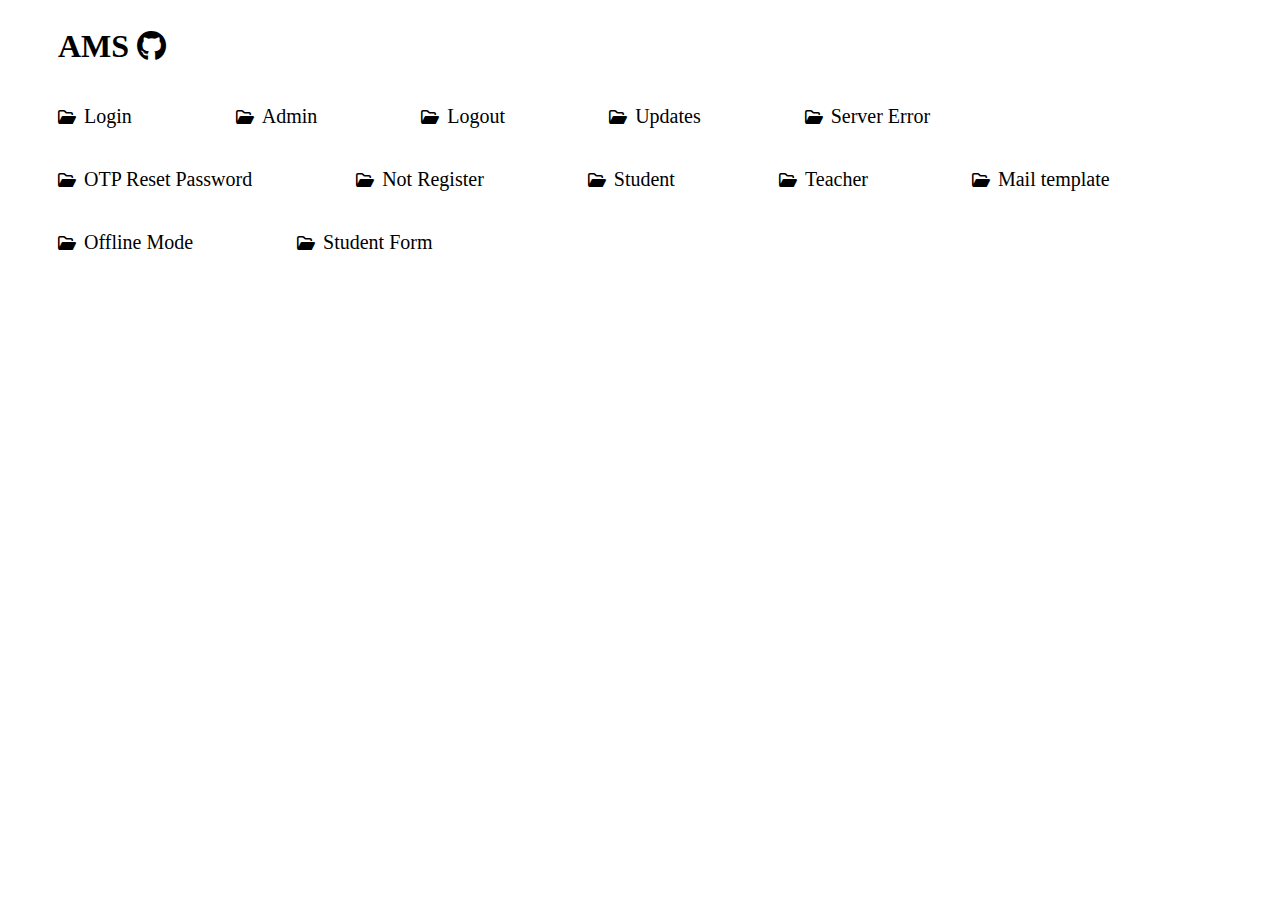
<file: index.html>
<!DOCTYPE html>
<html lang="en">
<head>
  <meta http-equiv="X-UA-Compatible" content="IE=edge">
    <meta name="viewport" content="width=device-width, initial-scale=1.0">
    <link rel="icon" type="image/png" href="../../assets/logo-favi.png">
  <title>AMS</title>
  <link rel="stylesheet" href="https://cdnjs.cloudflare.com/ajax/libs/font-awesome/6.0.0-beta3/css/all.min.css">
  <style>
    .fa-folder-open {
      margin-right: 8px;
    }

    h1 {
      display: inline-block;
      margin: 20px 50px 20px 50px;
    }
  
    li {
      display: inline-block;
      margin: 20px 50px 20px 50px;
    }
  
    a {
      text-decoration: none;
      color: black;
      font-size: 20px;
    }
  
    a:hover {
      text-decoration: underline;
    }
  
    .github-icon {
      font-size: 30px;
    }

    @media screen and (max-width: 600px) {
      footer {
        position: relative;
        margin-top: 0;
        width: auto;
      }
    }
  </style>
  
</head>
<body>

  <div class="html-container">
    <h1>
      AMS
      <a href="https://github.com/iam-baivab/AMS" target="_blank" class="header-container">
        <i class="fab fa-github github-icon"></i>
      </a>
    </h1>
    <div>
        <li><i class="fa-regular fa-folder-open"></i><a href="Login/login.html" target="_blank">Login</a></li>
        <li><i class="fa-regular fa-folder-open"></i><a href="Admin/admin.html" target="_blank">Admin</a></li>
        <li><i class="fa-regular fa-folder-open"></i><a href="Logout/logout.html" target="_blank">Logout</a></li>
        <li><i class="fa-regular fa-folder-open"></i><a href="Admin/Updates/updates.html" target="_blank">Updates</a></li>
        <li><i class="fa-regular fa-folder-open"></i><a href="Server/server.html" target="_blank">Server Error</a></li>
        <li><i class="fa-regular fa-folder-open"></i><a href="ForgotPw/forgot.html" target="_blank">OTP Reset Password</a></li>
        <li><i class="fa-regular fa-folder-open"></i><a href="Register/register.html" target="_blank">Not Register</a></li>
        <li><i class="fa-regular fa-folder-open"></i><a href="Student/student.html" target="_blank">Student</a></li>
        <li><i class="fa-regular fa-folder-open"></i><a href="Teacher/teacher.html" target="_blank">Teacher</a></li>
        <li><i class="fa-regular fa-folder-open"></i><a href="Mail/mail.html" target="_blank">Mail template</a></li>
        <li><i class="fa-regular fa-folder-open"></i><a href="Offline Android/offline.html" target="_blank">Offline Mode</a></li>
        <li><i class="fa-regular fa-folder-open"></i><a href="Student/Student Form/student-form.html" target="_blank">Student Form</a></li>
    </div>
  </div>
  
  </body>
</html>
</file>
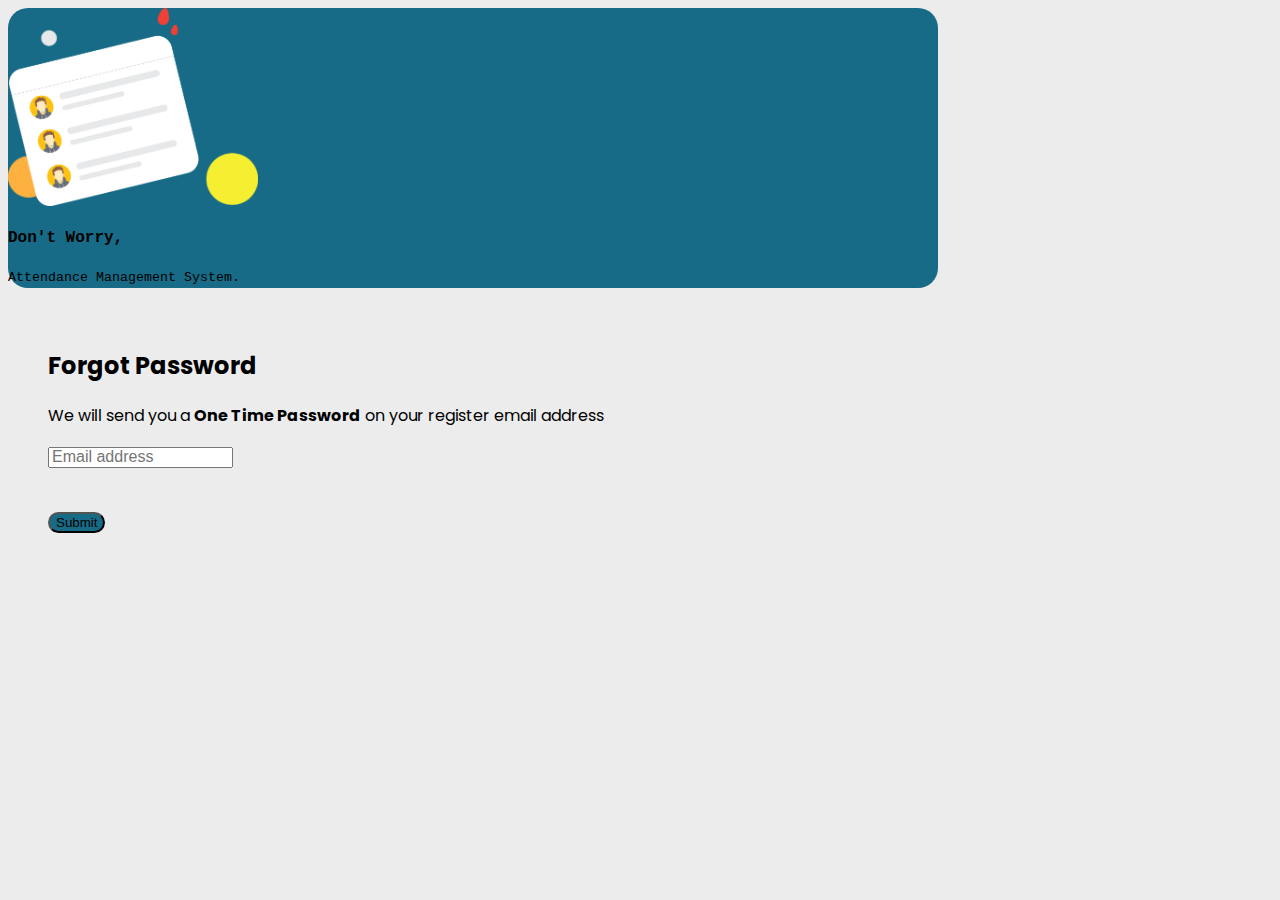
<file: ForgotPw/forgot_link.html>
<!DOCTYPE html>
<html lang="en">
<head>
    <meta charset="UTF-8">
    <meta http-equiv="X-UA-Compatible" content="IE=edge">
    <meta name="viewport" content="width=device-width, initial-scale=1.0">
    <link rel="icon" type="image/png" href="../assets/logo-favi.png">
    <link rel="stylesheet" href="https://cdn.jsdelivr.net/npm/bootstrap@5.2.3/dist/css/bootstrap.min.css" integrity="sha384-rbsA2VBKQhggwzxH7pPCaAqO46MgnOM80zW1RWuH61DGLwZJEdK2Kadq2F9CUG65" crossorigin="anonymous">
    <link rel="stylesheet" href="forgot.css">
    <title>Forgot Password</title>
</head>
<body>

    <div class="container d-flex justify-content-center align-items-center min-vh-100">
       <div class="row border rounded-5 p-3 bg-white shadow box-area">
            <div class="col-md-6 rounded-4 d-flex justify-content-center align-items-center flex-column left-box" style="background: #176B87;">
                <div class="featured-image mb-3">
                    <img src="../assets/verify.png" class="img-fluid" style="width: 250px;">
                </div>
                <p class="text-white fs-2" style="font-family: 'Courier New', Courier, monospace; font-weight: 600;">Don't Worry,</p>
                <small class="text-white text-wrap text-center" style="width: 17rem;font-family: 'Courier New', Courier, monospace;">Attendance Management System.</small>
            </div>

            <div class="col-md-6 right-box">
                <div class="row align-items-center">
                    <div class="header-text mb-4 forgot-mail">
                        <h2>Forgot Password</h2>
                        <p>We will send you a <span style="font-weight: bold;">One Time Password</span> on your register email address</p>
                    </div>
                    <form action="/submit" method="post" class="forgot-form">
                        <div class="input-group mb-3">
                            <input type="email" class="form-control form-control-lg bg-light fs-6" placeholder="Email address" name="id" required>
                        </div>
                        <div class="input-group mb-3" style="margin-top: 40px;">
                            <button type="submit" class="btn btn-lg btn-primary w-100 fs-6 " style="background-color: #176B87;">Submit</button>
                        </div>
                    </form>
                    <div class="header-text mb-4 check-mail" style="display: none;">
                        <h2>OPT Verification</h2>
                        <p>Please enter the 4-digit verification coed that was sent to <span style="color: #007bff;"></span></p>
                        <p>The code is valid for 10 minutes.</p>
                        <div class="input-group mb-1">
                            <input type="text" class="form-control form-control-lg bg-light fs-6" placeholder="Enter OTP code" name="otp" maxlength="4" minlength="4">
                        </div>
                        <span id="warningMessage-pass" style="color: red; display: none; font-size: small;">OTP didn't match</span>
                        <div class="input-group mb-3" style="margin-top: 30px;">
                            <button type="submit" class="btn btn-lg btn-primary w-100 fs-6 " style="background-color: #176B87;">Verify OTP</button>
                        </div>
                    </div>
                    </div>
                </div>
            </div> 
        </div>
    </div>
    <script src="forgot.js"></script>
</body>
</html>
</file>
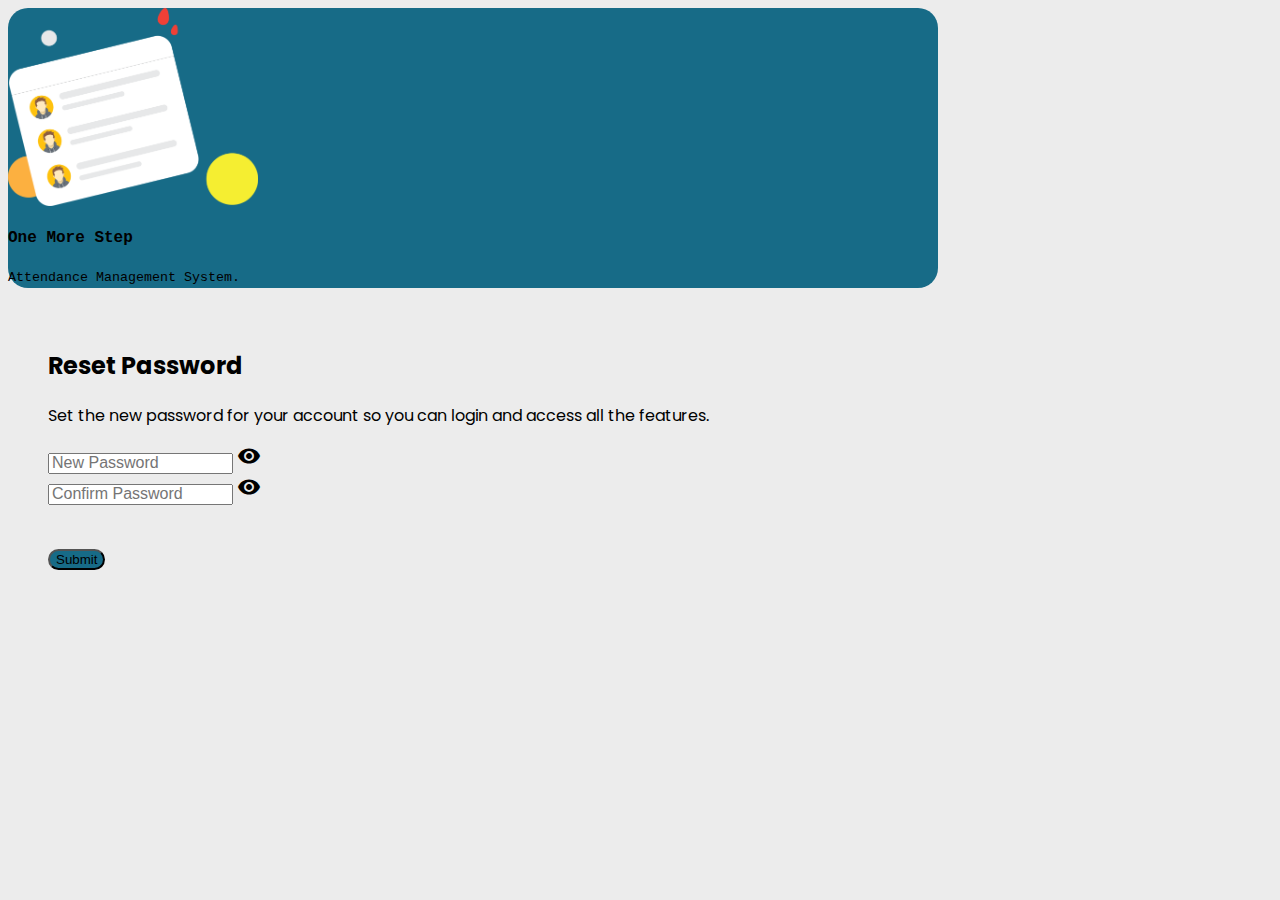
<file: ForgotPw/forgot_Reset.html>
<!DOCTYPE html>
<html lang="en">
<head>
    <meta charset="UTF-8">
    <meta http-equiv="X-UA-Compatible" content="IE=edge">
    <meta name="viewport" content="width=device-width, initial-scale=1.0">
    <link rel="icon" type="image/png" href="../assets/logo-favi.png">
    <link rel="stylesheet" href="https://cdn.jsdelivr.net/npm/bootstrap@5.2.3/dist/css/bootstrap.min.css" integrity="sha384-rbsA2VBKQhggwzxH7pPCaAqO46MgnOM80zW1RWuH61DGLwZJEdK2Kadq2F9CUG65" crossorigin="anonymous">
    <link href="https://fonts.googleapis.com/icon?family=Material+Icons" rel="stylesheet">
    <link rel="stylesheet" href="forgot.css">
    <title>Reset Password</title>
</head>
<body>

    <div class="container d-flex justify-content-center align-items-center min-vh-100">
       <div class="row border rounded-5 p-3 bg-white shadow box-area">
            <div class="col-md-6 rounded-4 d-flex justify-content-center align-items-center flex-column left-box" style="background: #176B87;">
                <div class="featured-image mb-3">
                    <img src="../assets/verify.png" class="img-fluid" style="width: 250px;">
                </div>
                <p class="text-white fs-2" style="font-family: 'Courier New', Courier, monospace; font-weight: 600;">One More Step</p>
                <small class="text-white text-wrap text-center" style="width: 17rem;font-family: 'Courier New', Courier, monospace;">Attendance Management System.</small>
            </div>

            <div class="col-md-6 right-box">
                <div class="row align-items-center">
                    <div class="header-text mb-4 rest-txt">
                        <h2>Reset Password</h2>
                        <p>Set the new password for your account so you can login and access all the features.</p>
                    </div>
                    <form action="/submit" method="post" class="reset-pass">
                        <div class="input-group mb-3 position-relative">
                            <input type="password" class="form-control form-control-lg bg-light fs-6" placeholder="New Password" name="psw" required>
                            <span class="input-group-text eye-icon" onclick="togglePasswordVisibility('psw')">
                                <i class="material-icons">visibility</i>
                            </span>
                        </div>

                        <div class="input-group mb-1 position-relative">
                            <input type="password" class="form-control form-control-lg bg-light fs-6" placeholder="Confirm Password" name="conf-psw" required>
                            <span class="input-group-text eye-icon" onclick="togglePasswordVisibility('conf-psw')">
                                <i class="material-icons">visibility</i>
                            </span>
                        </div>
                        <span id="warningMessage-pass" style="color: red; display: none; font-size: small;">Passwords didn't match</span>
                        <div class="input-group mb-3" style="margin-top: 40px;">
                            <button type="submit" class="btn btn-lg btn-primary w-100 fs-6 " style="background-color: #176B87;">Submit</button>
                        </div>
                    </form>
                    <div class="header-text mb-4 check-mail" style="display: none;">
                        <h2>Password changed successfully</h2>
                        <p>Login again to continue.</p>
                        <div class="log-again">
                            <a href="../Login/login_opt.html" class="btn btn-primary" style="background-color: #176B87;">Login</a>
                        </div>
                    </div>
                    </div>
                </div>
            </div> 
        </div>
    </div>
    <script src="forgot.js"></script>
</body>
</html>
</file>
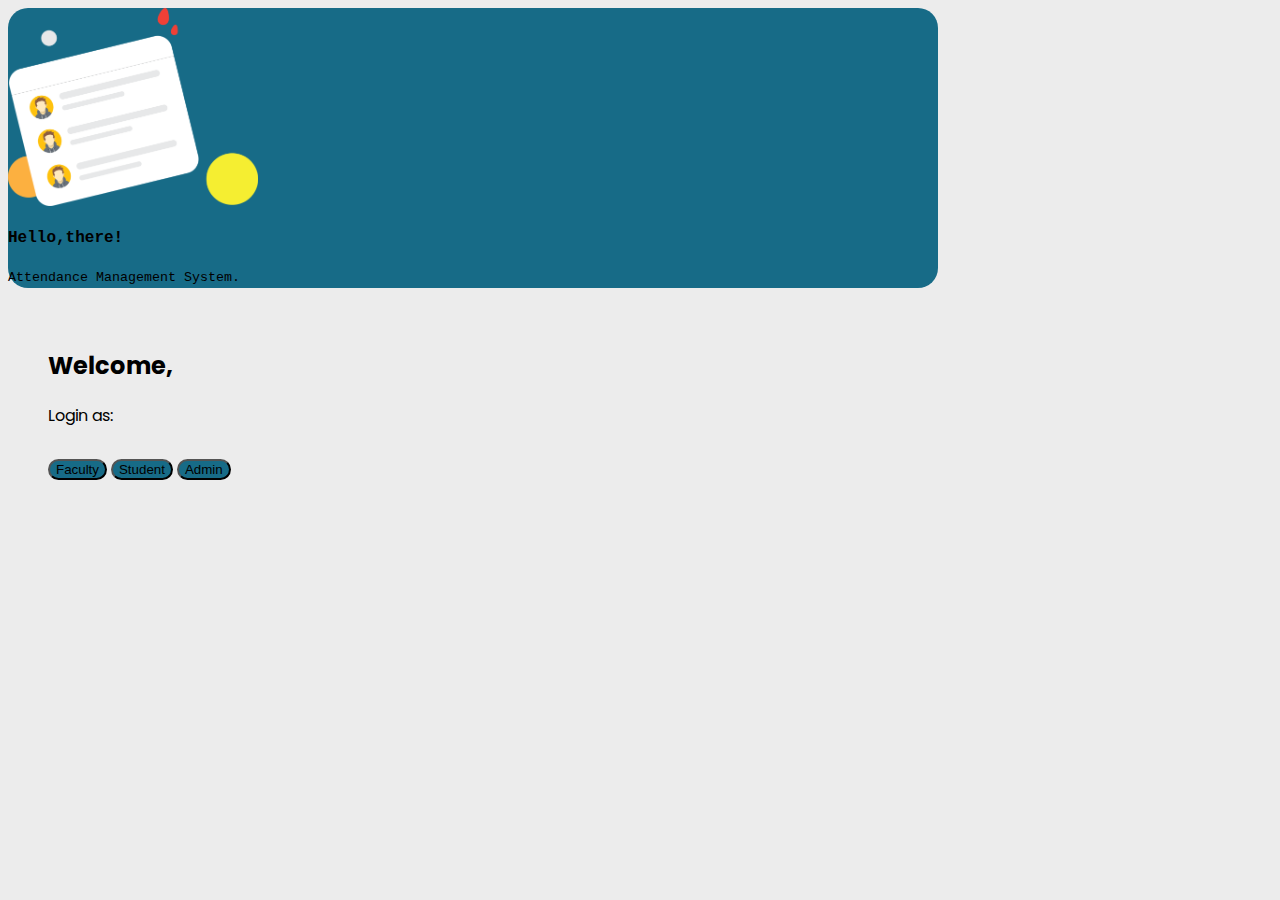
<file: Login/login_opt.html>
<!DOCTYPE html>
<html lang="en">
<head>
    <meta charset="UTF-8">
    <meta http-equiv="X-UA-Compatible" content="IE=edge">
    <meta name="viewport" content="width=device-width, initial-scale=1.0">
    <link rel="icon" type="image/png" href="../assets/logo-favi.png">
    <link rel="stylesheet" href="https://cdn.jsdelivr.net/npm/bootstrap@5.2.3/dist/css/bootstrap.min.css" integrity="sha384-rbsA2VBKQhggwzxH7pPCaAqO46MgnOM80zW1RWuH61DGLwZJEdK2Kadq2F9CUG65" crossorigin="anonymous">
    <link rel="stylesheet" href="login.css">
    <title>Login</title>
</head>
<body>


    <div class="container d-flex justify-content-center align-items-center min-vh-100">
       <div class="row border rounded-5 p-3 bg-white shadow box-area">
            <div class="col-md-6 rounded-4 d-flex justify-content-center align-items-center flex-column left-box" style="background: #176B87;">
                <div class="featured-image mb-3">
                    <img src="../assets/verify.png" class="img-fluid" style="width: 250px;">
                </div>
                <p class="text-white fs-2" style="font-family: 'Courier New', Courier, monospace; font-weight: 600;">Hello,there!</p>
                <small class="text-white text-wrap text-center" style="width: 17rem;font-family: 'Courier New', Courier, monospace;">Attendance Management System.</small>
            </div> 

            <div class="col-md-6 right-box">
                <div class="row align-items-center">
                    <div class="header-text mb-4">
                        <h2>Welcome,</h2>
                        <p>Login as:</p>
                    </div>
                    <button type="button" class="btn btn-primary btn-lg btn-block" onclick="window.location.href='login.html'" style="background-color: #176B87;">Faculty</button>
                    <button type="button" class="btn btn2 btn-primary btn-lg btn-block" onclick="window.location.href='login.html'" style="background-color: #176B87; margin-top: 15px;">Student</button>
                    <button type="button" class="btn btn3 btn-primary btn-lg btn-block" onclick="window.location.href='login.html'" style="background-color: #176B87; margin-top: 15px;">Admin</button>

                </div>
            </div> 
        </div>
    </div>

</body>
</html>
</file>
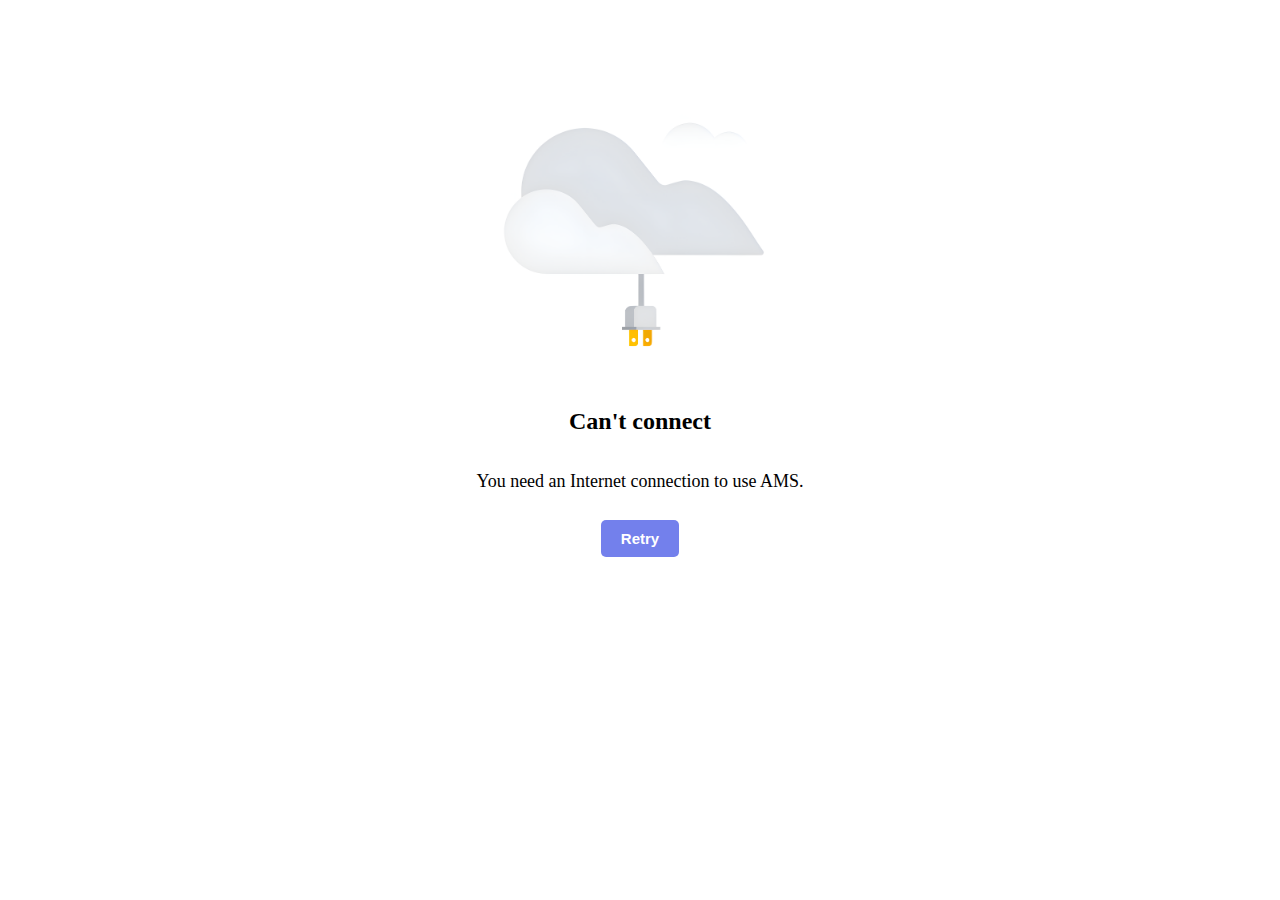
<file: Offline Android/offline.html>
<!DOCTYPE html>
<html>
<head>
  <title>Offline Page</title>
  <style>
    body {
      display: flex;
      flex-direction: column;
      align-items: center;
      margin-top: 100px;
    }
    h1 {
      font-size: 24px;
      font-weight: bold;
      text-align: center;
      margin-top: 50px;
    }
    p {
      font-size: 18px;
      text-align: center;
      margin-top: 20px;
    }
    button {
      display: block;
      margin-top: 10px;
      padding: 10px 20px;
      font-size: 15px;
      font-weight: bold;
      background-color: #7380ec;
      color: white;
      border: none;
      border-radius: 5px;
      cursor: pointer;
    }
    img {
      width: 100%;
      max-width: 300px;
    }
  </style>
</head>
<body>
  <img src="../assets/offline.png" alt="Offline">
  <h1>Can't connect</h1>
  <p>You need an Internet connection to use AMS.</p>
  <button onclick="window.location.reload()">Retry</button>
</body>
</html>
</file>
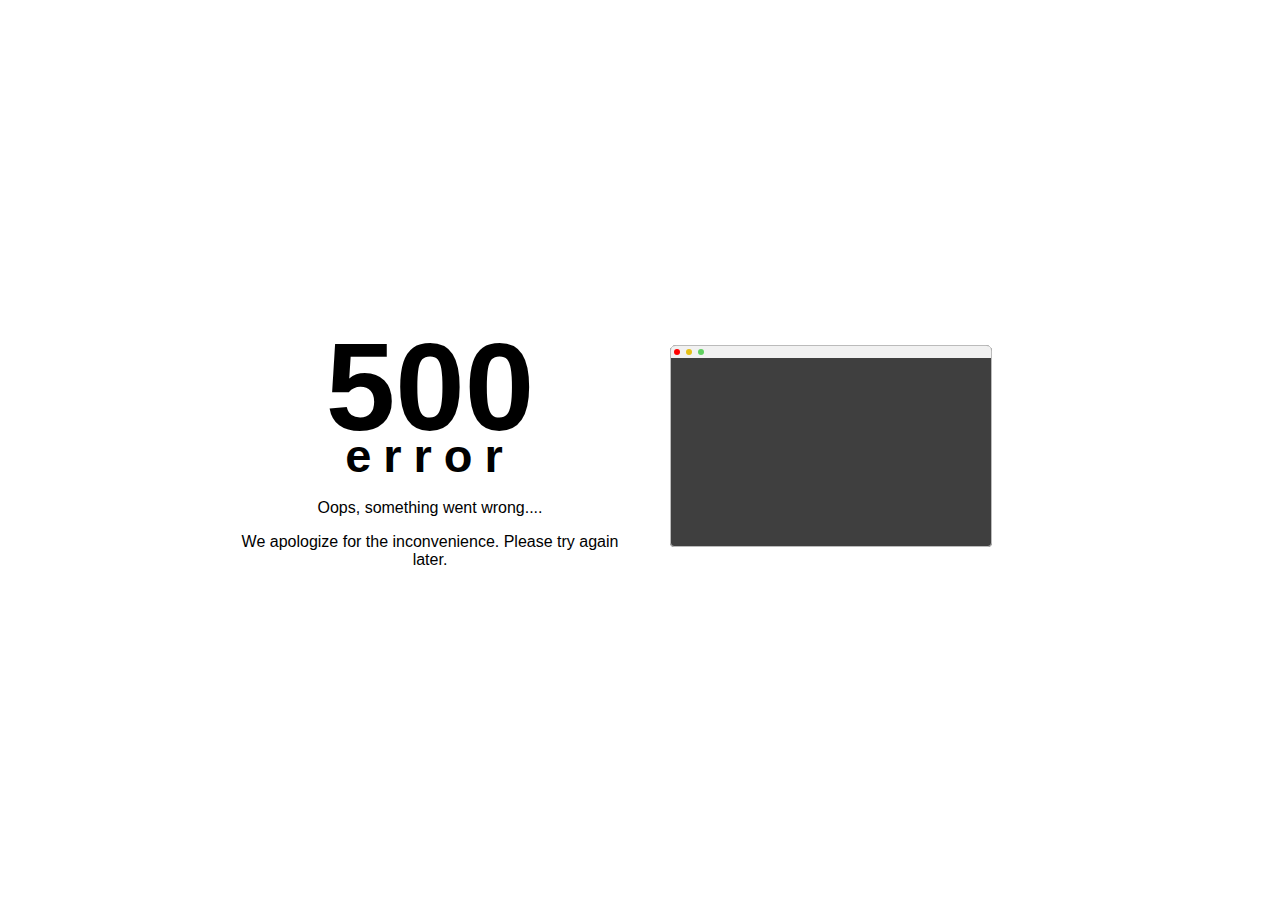
<file: Server/server.html>
<!DOCTYPE html>
<html lang="en">
<head>
    <meta charset="UTF-8">
    <meta http-equiv="X-UA-Compatible" content="IE=edge">
    <meta name="viewport" content="width=device-width, initial-scale=1.0">
    <link rel="icon" type="image/png" href="../assets/error-logo.png">
    <link rel="stylesheet" href="https://cdn.jsdelivr.net/npm/bootstrap@5.2.3/dist/css/bootstrap.min.css" integrity="sha384-rbsA2VBKQhggwzxH7pPCaAqO46MgnOM80zW1RWuH61DGLwZJEdK2Kadq2F9CUG65" crossorigin="anonymous">
    <link rel="stylesheet" href="https://fonts.googleapis.com/css2?family=Material+Symbols+Outlined:opsz,wght,FILL,GRAD@24,400,0,0" />
    <link rel="stylesheet" href="server.css">
    <title>Server Error</title>
</head>
<body>

    <div class="container">
        <div class="error">
            <h1>500</h1>
            <h2>error</h2>
            <p>Oops, something went wrong....</p>
            <p>We apologize for the inconvenience. Please try again later.</p>
        </div>
        <div class="stack-container">
            <div class="card-container">
                <div class="perspec" style="--spreaddist: 125px; --scaledist: .75; --vertdist: -25px;">
                    <div class="card">
                        <div class="writing">
                            <div class="topbar">
                                <div class="red"></div>
                                <div class="yellow"></div>
                                <div class="green"></div>
                            </div>
                            <div class="code">
                                <ul>
                                </ul>
                            </div>
                        </div>
                    </div>
                </div>
            </div>
            <div class="card-container">
                <div class="perspec" style="--spreaddist: 100px; --scaledist: .8; --vertdist: -20px;">
                    <div class="card">
                        <div class="writing">
                            <div class="topbar">
                                <div class="red"></div>
                                <div class="yellow"></div>
                                <div class="green"></div>
                            </div>
                            <div class="code">
                                <ul>
                                </ul>
                            </div>
                        </div>
                    </div>
                </div>
            </div>
            <div class="card-container">
                <div class="perspec" style="--spreaddist:75px; --scaledist: .85; --vertdist: -15px;">
                    <div class="card">
                        <div class="writing">
                            <div class="topbar">
                                <div class="red"></div>
                                <div class="yellow"></div>
                                <div class="green"></div>
                            </div>
                            <div class="code">
                                <ul>
                                </ul>
                            </div>
                        </div>
                    </div>
                </div>
            </div>
            <div class="card-container">
                <div class="perspec" style="--spreaddist: 50px; --scaledist: .9; --vertdist: -10px;">
                    <div class="card">
                        <div class="writing">
                            <div class="topbar">
                                <div class="red"></div>
                                <div class="yellow"></div>
                                <div class="green"></div>
                            </div>
                            <div class="code">
                                <ul>
                                </ul>
                            </div>
                        </div>
                    </div>
                </div>
            </div>
            <div class="card-container">
                <div class="perspec" style="--spreaddist: 25px; --scaledist: .95; --vertdist: -5px;">
                    <div class="card">
                        <div class="writing">
                            <div class="topbar">
                                <div class="red"></div>
                                <div class="yellow"></div>
                                <div class="green"></div>
                            </div>
                            <div class="code">
                                <ul>
                                </ul>
                            </div>
                        </div>
                    </div>
                </div>
            </div>
            <div class="card-container">
                <div class="perspec" style="--spreaddist: 0px; --scaledist: 1; --vertdist: 0px;">
                    <div class="card">
                        <div class="writing">
                            <div class="topbar">
                                <div class="red"></div>
                                <div class="yellow"></div>
                                <div class="green"></div>
                            </div>
                            <div class="code">
                                <ul>
                                </ul>
                            </div>
                        </div>
                    </div>
                </div>
            </div>
        </div>

    </div>
    <script src="server.js"></script>
</body>
</html>
</file>
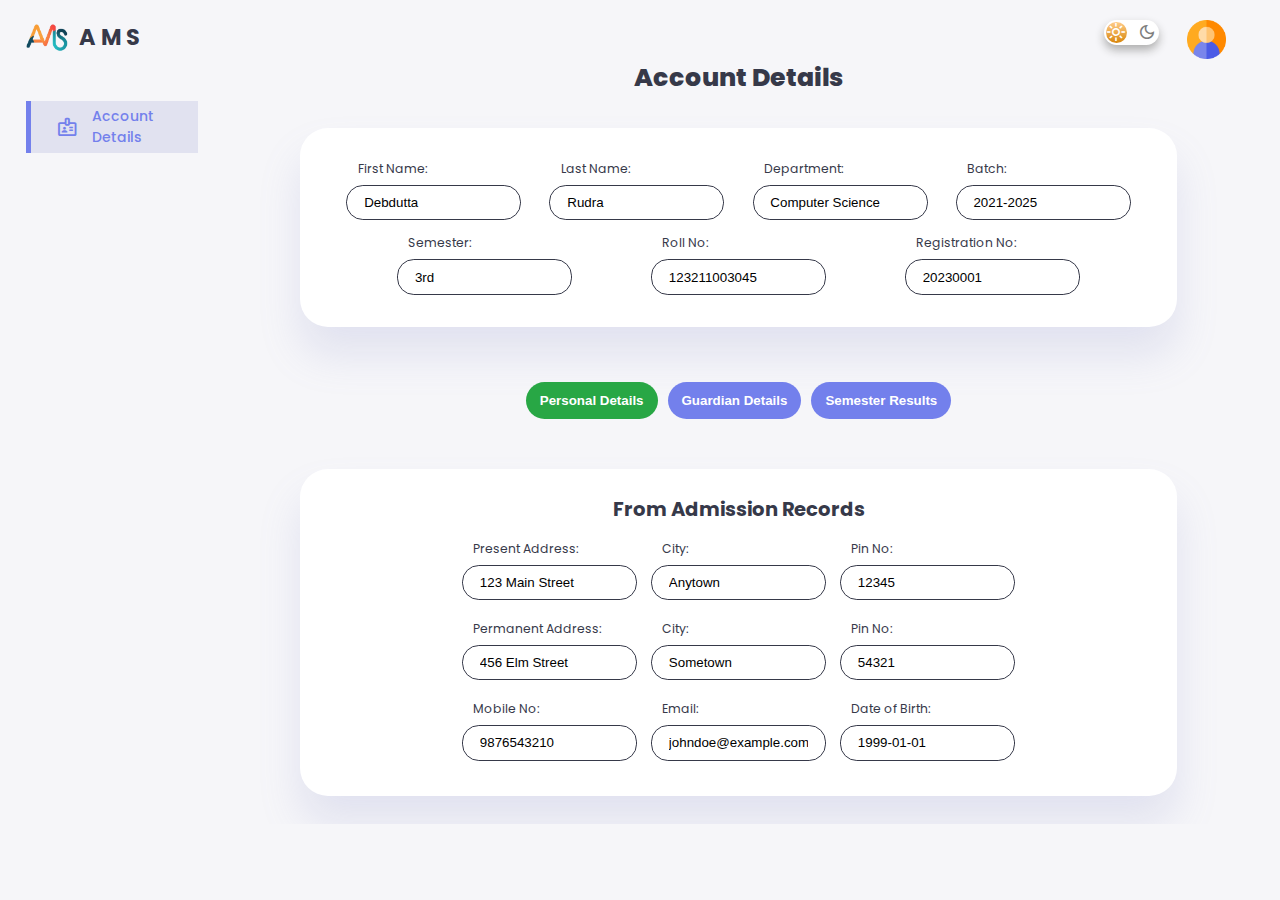
<file: Student/Search student.html>
<!DOCTYPE html>
<html lang="en">
<head>
    <meta charset="UTF-8">
    <meta http-equiv="X-UA-Compatible" content="IE=edge">
    <meta name="viewport" content="width=device-width, initial-scale=1.0">
    <link rel="icon" type="image/png" href="../assets/logo-favi.png">
    <title>Student Search</title>
    <script src="https://ajax.googleapis.com/ajax/libs/jquery/3.5.1/jquery.min.js"></script>
    <link rel="stylesheet" href="student.css">
    <link rel="stylesheet" href="https://fonts.googleapis.com/css2?family=Material+Symbols+Outlined:opsz,wght,FILL,GRAD@20..48,100..700,0..1,-50..200" />
</head>

<body>
    <div class="container">
        <aside>
            <div class="top">
                <div class="logo">
                    <img src="../assets/logo.png" alt="Logo">
                    <h2>A M S</h2>
                </div>
                <div class="close" id="close-btn">
                    <span class="material-symbols-outlined">
                        close
                    </span>
                </div>
            </div>
            <div class="sidebar">
                <a href="#" class="active" id="dashboard-menu">
                    <span class="material-symbols-outlined active">
                        badge
                    </span>
                    <h3>Account Details</h3>
                </a>
                <a href="#" id="attendence-menu">
                    
                </a>
                <a href="../Logout/logout.html" id="logout-link">
                    
                </a>
            </div>
        </aside>

        <main>
            <div class="right-top">
                <div class="top">
                    <button id="menu-btn">
                        <span class="material-symbols-outlined">
                            menu
                        </span>
                    </button>
                    <input type="checkbox" id="darkmode-toggle">
                    <label for="darkmode-toggle" id="mode">
                        <span class="sun material-symbols-outlined">light_mode</span>
                        <span class="moon material-symbols-outlined">dark_mode</span>
                    </label>
                    <div class="profile">
                        <div class="profile-photo">
                            <img src="../assets/user.png" alt="profile-photo">
                        </div>
                    </div>
                </div>
            </div>

            <div class="dashboard">
                <h1>Account Details</h1>
                <div class="dashboard-content" id="student-det">
                    <form action="" method="get">
                        <div class="box">
                            <label for="first-name">First Name:</label>
                            <input type="text" readonly id="first-name">
                        </div>
                        <div class="box">
                            <label for="last-name">Last Name:</label>
                            <input type="text" readonly id="last-name">
                        </div>
                        <div class="box">
                            <label for="department">Department:</label>
                            <input type="text" readonly id="department">
                        </div>
                        <div class="box">
                            <label for="batch">Batch:</label>
                            <input type="text" readonly id="batch">
                        </div>
                        <div class="box">
                            <label for="semester">Semester:</label>
                            <input type="text" readonly id="semester">
                        </div>
                        <div class="box">
                            <label for="roll-no">Roll No:</label>
                            <input type="text" readonly id="roll-no">
                        </div>
                        <div class="box">
                            <label for="registration-no">Registration No:</label>
                            <input type="text" readonly id="registration-no">
                        </div>
                    </form>
                </div>

                <div class="dashboard-content" id="det-start-btn">
                    <button type="button" id="Personal" onclick="dashStartBtn('#Personal')">Personal Details</button>
                    <button type="button" id="Guardian" onclick="dashStartBtn('#Guardian')">Guardian Details</button>
                    <button type="button" id="Semester_Results" onclick="dashStartBtn('#Semester_Results')">Semester
                        Results</button>
                </div>

                <div class="dashboard-content" id="address">
                    <h2>From Admission Records</h2>
                    <form action="" method="get">
                        <div class="outer_box">
                            <div class="box">
                                <label for="present-address">Present Address:</label>
                                <input type="text" readonly id="present-address">
                            </div>
                            <div class="box">
                                <label for="city">City:</label>
                                <input type="text" readonly id="city">
                            </div>
                            <div class="box">
                                <label for="pin-no">Pin No:</label>
                                <input type="text" readonly id="pin-no">
                            </div>
                        </div>
                        <div class="outer_box">
                            <div class="box">
                                <label for="permanent-address">Permanent Address:</label>
                                <input type="text" readonly id="permanent-address">
                            </div>
                            <div class="box">
                                <label for="permanent-city">City:</label>
                                <input type="text" readonly id="permanent-city">
                            </div>
                            <div class="box">
                                <label for="permanent-pin">Pin No:</label>
                                <input type="text" readonly id="permanent-pin">
                            </div>
                        </div>
                        <div class="outer_box">
                            <div class="box">
                                <label for="mobile-no">Mobile No:</label>
                                <input type="text" readonly id="mobile-no">
                            </div>
                            <div class="box">
                                <label for="email">Email:</label>
                                <input type="text" readonly id="email">
                            </div>
                            <div class="box">
                                <label for="dob">Date of Birth:</label>
                                <input type="text" readonly id="dob">
                            </div>
                        </div>
                    </form>
                </div>
                
                <div class="dashboard-content" id="total-marks">
                    <h2>% of Marks</h2>
                    <form action="" method="get">
                        <div class="outer_box">
                            <div class="box">
                                <label for="class-x">Class X:</label>
                                <input type="text" readonly id="class-x">
                            </div>
                            <div class="box">
                                <label for="class-xii">Class XII:</label>
                                <input type="text" readonly id="class-xii">
                            </div>
                            <div class="box">
                                <label for="diploma">Diploma:</label>
                                <input type="text" readonly id="diploma">
                            </div>
                            <div class="box">
                                <label for="graduate">Graduate:</label>
                                <input type="text" readonly id="graduate">
                            </div>
                            <div class="box">
                                <label for="post-graduate">Post Graduate:</label>
                                <input type="text" readonly id="post-graduate">
                            </div>
                        </div>
                    </form>
                </div>
                
                <div class="dashboard-content" id="hs-marks">
                    <h2>HS Marks</h2>
                    <div class="external_box">
                        <form action="" method="get">
                            <div class="outer_box" id="eng">
                                <h3>English</h3>
                                <div class="outer_box">
                                    <div class="box">
                                        <label for="eng-full-marks">Full Marks:</label>
                                        <input type="text" readonly id="eng-full-marks">
                                    </div>
                                    <div class="box">
                                        <label for="eng-obtained-marks">Obtained Marks:</label>
                                        <input type="text" readonly id="eng-obtained-marks">
                                    </div>
                                </div>
                            </div>
                            <div class="outer_box" id="phy">
                                <h3>Physics</h3>
                                <div class="outer_box">
                                    <div class="box">
                                        <label for="phy-full-marks">Full Marks:</label>
                                        <input type="text" readonly id="phy-full-marks">
                                    </div>
                                    <div class="box">
                                        <label for="phy-obtained-marks">Obtained Marks:</label>
                                        <input type="text" readonly id="phy-obtained-marks">
                                    </div>
                                </div>
                            </div>
                            <div class="outer_box" id="chem">
                                <h3>Chemisty</h3>
                                <div class="outer_box">
                                    <div class="box">
                                        <label for="chem-full-marks">Full Marks:</label>
                                        <input type="text" readonly id="chem-full-marks">
                                    </div>
                                    <div class="box">
                                        <label for="chem-obtained-marks">Obtained Marks:</label>
                                        <input type="text" readonly id="chem-obtained-marks">
                                    </div>
                                </div>
                            </div>
                            <div class="outer_box" id="math">
                                <h3>Mathametics</h3>
                                <div class="outer_box">
                                    <div class="box">
                                        <label for="math-full-marks">Full Marks:</label>
                                        <input type="text" readonly id="math-full-marks">
                                    </div>
                                    <div class="box">
                                        <label for="math-obtained-marks">Obtained Marks:</label>
                                        <input type="text" readonly id="math-obtained-marks">
                                    </div>
                                </div>
                            </div>
                        </form>
                    </div>
                </div>
                
                <div class="dashboard-content" id="present-details">
                    <h2>Current Co-ordinates</h2>
                    <form action="" method="post">
                        <div class="box">
                            <label for="current-address">Current Address:</label>
                            <input type="text" placeholder="Enter Current Address" id="current-address">
                        </div>
                        <div class="outer_box">
                            <div class="box">
                                <label for="current-mobile-no">Current Mobile No:</label>
                                <input type="text" id="current-mobile-no">
                            </div>
                            <div class="box">
                                <label for="current-email">Current Email:</label>
                                <input type="text" id="current-email">
                            </div>
                            <div class="box">
                                <label for="blood-group">Blood Group:</label>
                                <input type="text" id="blood-group">
                            </div>
                            <div class="box">
                                <label for="date-of-birth">Date of Birth:</label>
                                <input type="text" id="date-of-birth">
                            </div>
                        </div>
                    </form>
                </div>
                
                <div class="dashboard-content" id="guardian-det">
                    <h2>Guardian Details</h2>
                    <div class="outer_box">
                        <form action="" method="get">
                            <div class="box">
                                <label for="guardian-first-name">Guardian First Name:</label>
                                <input type="text" id="guardian-first-name" readonly>
                            </div>
                            <div class="box">
                                <label for="guardian-last-name">Guardian Last Name:</label>
                                <input type="text" id="guardian-last-name" readonly>
                            </div>
                            <div class="box">
                                <label for="guardian-mobile-no">Guardian Mobile No:</label>
                                <input type="text" id="guardian-mobile-no" readonly>
                            </div>
                            <div class="box">
                                <label for="guardian-email">Guardian Email:</label>
                                <input type="text" id="guardian-email" readonly>
                            </div>
                            <div class="box">
                                <label for="guardian-address">Guardian Address:</label>
                                <input type="text" id="guardian-address">
                            </div>
                        </form>
                    </div>
                </div>
                
                <div class="dashboard-content" id="sem-result">
                    <h2>SGPA up to last published semester results</h2>
                    <div class="outer_box">
                        <form action="" method="post">
                            <div class="box">
                                <label for="sgpa-1st-sem">Semester 1:</label>
                                <input type="number" id="sgpa-1st-sem">
                            </div>
                            <div class="box">
                                <label for="sgpa-2nd-sem">Semester 2:</label>
                                <input type="number" id="sgpa-2nd-sem">
                            </div>
                            <div class="box">
                                <label for="sgpa-3rd-sem">Semester 3:</label>
                                <input type="number" id="sgpa-3rd-sem">
                            </div>
                            <div class="box">
                                <label for="sgpa-4th-sem">Semester 4:</label>
                                <input type="number" id="sgpa-4th-sem">
                            </div>
                            <div class="box">
                                <label for="sgpa-5th-sem">Semester 5:</label>
                                <input type="number" id="sgpa-5th-sem">
                            </div>
                            <div class="box">
                                <label for="sgpa-6th-sem">Semester 6:</label>
                                <input type="number" id="sgpa-6th-sem">
                            </div>
                            <div class="box">
                                <label for="sgpa-7th-sem">Semester 7:</label>
                                <input type="number" id="sgpa-7th-sem">
                            </div>
                            <div class="box">
                                <label for="sgpa-8th-sem">Semester 8:</label>
                                <input type="number" id="sgpa-8th-sem">
                            </div>
                        </form>
                    </div>
                </div>

                <div class="dashboard-content" id="det-end-btn">
                    <button id="backButton">Go Back</button>                
                    <button type="submit" id="submit">Submit</button>
                </div>
            </div>

            <div class="sem-submit">
                <form action="/submit" method="post">
                    <label for="choose sem">Select Semester</label>
                    <select name="choose sem">
                        <option value="">Search</option>
                        <option value="sem-1">Semester 1</option>
                        <option value="sem-2">Semester 2</option>
                        <option value="sem-3">Semester 3</option>
                        <option value="sem-4">Semester 4</option>
                        <option value="sem-5">Semester 5</option>
                        <option value="sem-6">Semester 6</option>
                        <option value="sem-7">Semester 7</option>
                        <option value="sem-8">Semester 8</option>
                    </select>
                    <div class="sem-form-btn-div">
                        <button id="sem-form-submit" class="sem-form-btn">Submit</button>
                        <button type="reset" id="sem-form-cancel" class="sem-form-btn" style="background-color: #dc3545;">Cancel</button>
                    </div>                   
                </form>
            </div>           

            <div id="table-container">
                <h1>ATTENDENCE REPORT</h1>
                <table id="Attendence-table">
                    <thead>
                        <tr>
                            <td>Subject ID</td>
                            <td>Subject Name</td>
                            <td>Total Class</td>
                            <td>Class Present</td>
                            <td>Attendence %</td>
                        </tr>
                    </thead>
                    <tbody>
                        <tr></tr>
                    </tbody>
                </table>
            </div>
        </main>
    </div>
    <script src="student_search.js"></script>
</body>

</html>
</file>
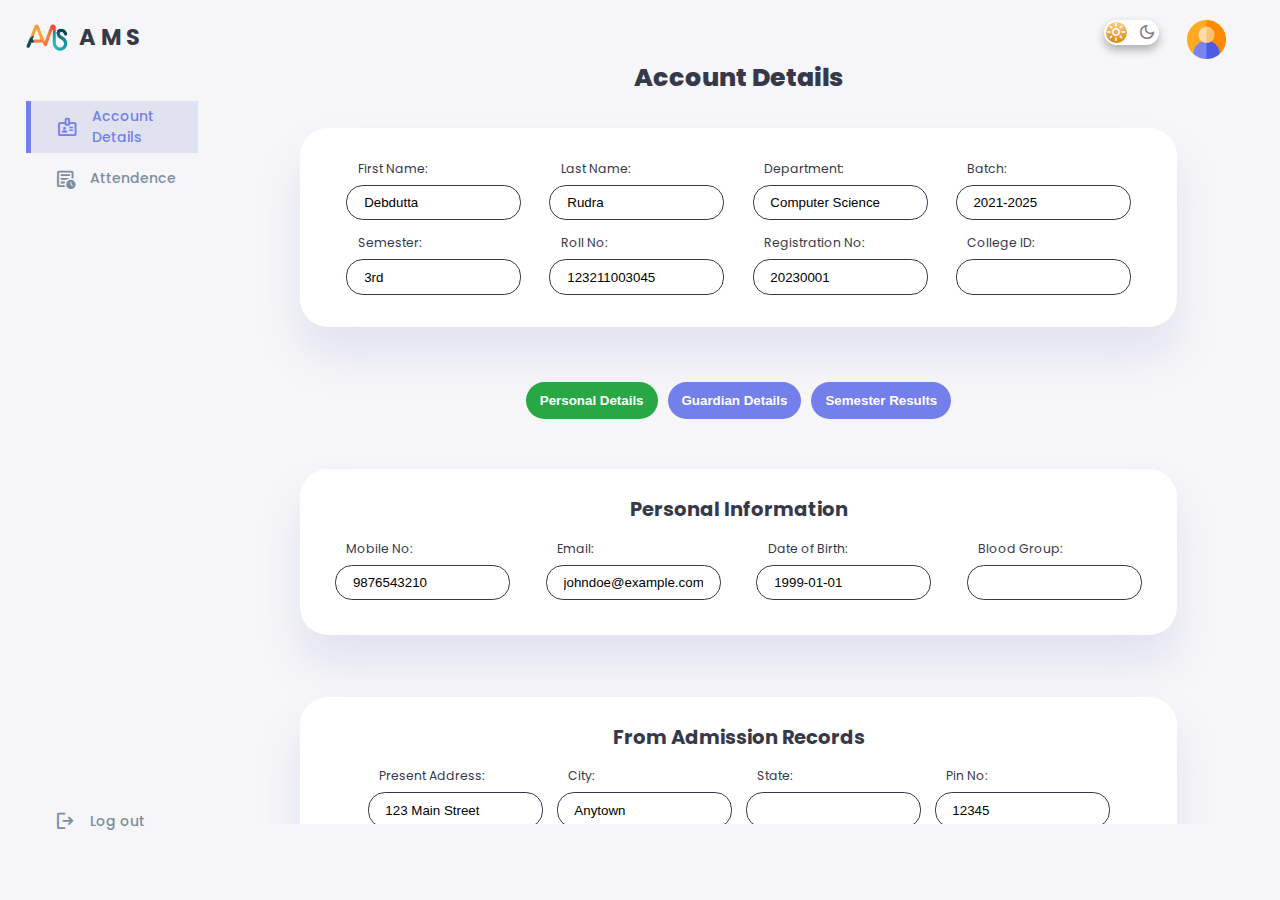
<file: Student/student.html>
<!DOCTYPE html>
<html lang="en">
<head>
    <meta charset="UTF-8">
    <meta http-equiv="X-UA-Compatible" content="IE=edge">
    <meta name="viewport" content="width=device-width, initial-scale=1.0">
    <link rel="icon" type="image/png" href="../assets/logo-favi.png">
    <title>Student | Dashboard</title>
    <script src="https://ajax.googleapis.com/ajax/libs/jquery/3.5.1/jquery.min.js"></script>
    <link rel="stylesheet" href="student.css">
    <link rel="stylesheet" href="https://fonts.googleapis.com/css2?family=Material+Symbols+Outlined:opsz,wght,FILL,GRAD@20..48,100..700,0..1,-50..200" />
</head>

<body>
    <div class="container">
        <aside>
            <div class="top">
                <div class="logo">
                    <img src="../assets/logo.png" alt="Logo">
                    <h2>A M S</h2>
                </div>
                <div class="close" id="close-btn">
                    <span class="material-symbols-outlined">
                        close
                    </span>
                </div>
            </div>
            <div class="sidebar">
                <a href="#" class="active" id="dashboard-menu">
                    <span class="material-symbols-outlined active">
                        badge
                    </span>
                    <h3>Account Details</h3>
                </a>
                <a href="#" id="attendence-menu">
                    <span class="material-symbols-outlined">
                        overview
                    </span>
                    <h3>Attendence</h3>
                </a>
                <a href="../Logout/logout.html" id="logout-link">
                    <span class="material-symbols-outlined">
                        logout
                    </span>
                    <h3>Log out</h3>
                </a>
            </div>
        </aside>

        <main>
            <div class="right-top">
                <div class="top">
                    <button id="menu-btn">
                        <span class="material-symbols-outlined">
                            menu
                        </span>
                    </button>
                    <input type="checkbox" id="darkmode-toggle">
                    <label for="darkmode-toggle" id="mode">
                        <span class="sun material-symbols-outlined">light_mode</span>
                        <span class="moon material-symbols-outlined">dark_mode</span>
                    </label>
                    <div class="profile">
                        <div class="profile-photo">
                            <img src="../assets/user.png" alt="profile-photo">
                        </div>
                    </div>
                </div>
            </div>

            <div class="dashboard">
                <h1>Account Details</h1>
                <div class="dashboard-content" id="student-det">
                    <form action="" method="get">
                        <div class="box">
                            <label for="first-name">First Name:</label>
                            <input type="text" readonly id="first-name">
                        </div>
                        <div class="box">
                            <label for="last-name">Last Name:</label>
                            <input type="text" readonly id="last-name">
                        </div>
                        <div class="box">
                            <label for="department">Department:</label>
                            <input type="text" readonly id="department">
                        </div>
                        <div class="box">
                            <label for="batch">Batch:</label>
                            <input type="text" readonly id="batch">
                        </div>
                        <div class="box">
                            <label for="semester">Semester:</label>
                            <input type="text" readonly id="semester">
                        </div>
                        <div class="box">
                            <label for="roll-no">Roll No:</label>
                            <input type="text" readonly id="roll-no">
                        </div>
                        <div class="box">
                            <label for="registration-no">Registration No:</label>
                            <input type="text" readonly id="registration-no">
                        </div>
                        <div class="box">
                            <label for="clgID">College ID:</label>
                            <input type="text" readonly id="clgID">
                        </div>
                    </form>
                </div>

                <div class="dashboard-content" id="det-start-btn">
                    <button type="button" id="Personal" onclick="dashStartBtn('#Personal')">Personal Details</button>
                    <button type="button" id="Guardian" onclick="dashStartBtn('#Guardian')">Guardian Details</button>
                    <button type="button" id="Semester_Results" onclick="dashStartBtn('#Semester_Results')">Semester
                        Results</button>
                </div>

                <div class="dashboard-content" id="address">
                    <h2>Personal Information</h2>
                        <div class="outer_box">
                            <div class="box">
                                <label for="mobile-no">Mobile No:</label>
                                <input type="text" readonly id="mobile-no">
                            </div>
                            <div class="box">
                                <label for="email">Email:</label>
                                <input type="text" readonly id="email">
                            </div>
                            <div class="box">
                                <label for="dob">Date of Birth:</label>
                                <input type="text" readonly id="dob">
                            </div>
                            <div class="box">
                                <label for="blood-group">Blood Group:</label>
                                <input type="text" readonly id="dob">
                            </div>
                        </div>
                    </form>
                </div>

                <div class="dashboard-content" id="address">
                    <h2>From Admission Records</h2>
                    <form action="" method="get">
                        <div class="outer_box">
                            <div class="box">
                                <label for="present-address">Present Address:</label>
                                <input type="text" readonly id="present-address">
                            </div>
                            <div class="box">
                                <label for="city">City:</label>
                                <input type="text" readonly id="city">
                            </div>
                            <div class="box">
                                <label for="state">State:</label>
                                <input type="text" readonly id="state">
                            </div>
                            <div class="box">
                                <label for="pin-no">Pin No:</label>
                                <input type="text" readonly id="pin-no">
                            </div>
                        </div>
                        <div class="outer_box">
                            <div class="box">
                                <label for="permanent-address">Permanent Address:</label>
                                <input type="text" readonly id="permanent-address">
                            </div>
                            <div class="box">
                                <label for="permanent-city">City:</label>
                                <input type="text" readonly id="permanent-city">
                            </div>
                            <div class="box">
                                <label for="state">State:</label>
                                <input type="text" readonly id="state">
                            </div>
                            <div class="box">
                                <label for="permanent-pin">Pin No:</label>
                                <input type="text" readonly id="permanent-pin">
                            </div>
                        </div>
                        <!-- <div class="outer_box">
                            <div class="box">
                                <label for="mobile-no">Mobile No:</label>
                                <input type="text" readonly id="mobile-no">
                            </div>
                            <div class="box">
                                <label for="email">Email:</label>
                                <input type="text" readonly id="email">
                            </div>
                            <div class="box">
                                <label for="dob">Date of Birth:</label>
                                <input type="text" readonly id="dob">
                            </div>
                        </div> -->
                    </form>
                </div>
                
                <div class="dashboard-content" id="total-marks">
                    <h2>% of Marks</h2>
                    <form action="" method="get">
                        <div class="outer_box">
                            <div class="box">
                                <label for="class-x">Class X:</label>
                                <input type="text" readonly id="class-x">
                            </div>
                            <div class="box">
                                <label for="class-xii">Class XII:</label>
                                <input type="text" readonly id="class-xii">
                            </div>
                            <div class="box">
                                <label for="diploma">Diploma:</label>
                                <input type="text" readonly id="diploma">
                            </div>
                            <div class="box">
                                <label for="graduate">Graduate:</label>
                                <input type="text" readonly id="graduate">
                            </div>
                            <div class="box">
                                <label for="post-graduate">Post Graduate:</label>
                                <input type="text" readonly id="post-graduate">
                            </div>
                        </div>
                    </form>
                </div>
                
                <div class="dashboard-content" id="hs-marks">
                    <h2>HS Marks</h2>
                    <div class="external_box">
                        <form action="" method="get">
                            <div class="outer_box" id="eng">
                                <h3>English</h3>
                                <div class="outer_box">
                                    <div class="box">
                                        <label for="eng-full-marks">Full Marks:</label>
                                        <input type="text" readonly id="eng-full-marks">
                                    </div>
                                    <div class="box">
                                        <label for="eng-obtained-marks">Obtained Marks:</label>
                                        <input type="text" readonly id="eng-obtained-marks">
                                    </div>
                                </div>
                            </div>
                            <div class="outer_box" id="phy">
                                <h3>Physics</h3>
                                <div class="outer_box">
                                    <div class="box">
                                        <label for="phy-full-marks">Full Marks:</label>
                                        <input type="text" readonly id="phy-full-marks">
                                    </div>
                                    <div class="box">
                                        <label for="phy-obtained-marks">Obtained Marks:</label>
                                        <input type="text" readonly id="phy-obtained-marks">
                                    </div>
                                </div>
                            </div>
                            <div class="outer_box" id="chem">
                                <h3>Chemisty</h3>
                                <div class="outer_box">
                                    <div class="box">
                                        <label for="chem-full-marks">Full Marks:</label>
                                        <input type="text" readonly id="chem-full-marks">
                                    </div>
                                    <div class="box">
                                        <label for="chem-obtained-marks">Obtained Marks:</label>
                                        <input type="text" readonly id="chem-obtained-marks">
                                    </div>
                                </div>
                            </div>
                            <div class="outer_box" id="math">
                                <h3>Mathametics</h3>
                                <div class="outer_box">
                                    <div class="box">
                                        <label for="math-full-marks">Full Marks:</label>
                                        <input type="text" readonly id="math-full-marks">
                                    </div>
                                    <div class="box">
                                        <label for="math-obtained-marks">Obtained Marks:</label>
                                        <input type="text" readonly id="math-obtained-marks">
                                    </div>
                                </div>
                            </div>
                        </form>
                    </div>
                </div>
                
                <div class="dashboard-content" id="present-details">
                    <h2>Current Co-ordinates</h2>
                    <form action="" method="post">
                        <div class="box co-add">
                            <label for="current-address">Current Address:</label>
                            <input type="text" placeholder="Enter Current Address" id="current-address">
                        </div>
                        <div class="outer_box">
                            <div class="box">
                                <label for="current-mobile-no">Current Mobile No:</label>
                                <input type="text" id="current-mobile-no">
                            </div>
                            <div class="box">
                                <label for="current-email">Current Email:</label>
                                <input type="text" id="current-email">
                            </div>
                            <div class="box">
                                <label for="current-city">City:</label>
                                <input type="text" id="current-city">
                            </div>
                            <div class="box">
                                <label for="current-pin-code">Pin Code:</label>
                                <input type="text" id="current-pin-code">
                            </div>
                        </div>
                    </form>
                </div>
                
                <div class="dashboard-content" id="guardian-det">
                    <h2>Guardian Details</h2>
                    <div class="outer_box">
                        <form action="" method="get">
                            <div class="box">
                                <label for="guardian-first-name">Guardian First Name:</label>
                                <input type="text" id="guardian-first-name" readonly>
                            </div>
                            <div class="box">
                                <label for="guardian-last-name">Guardian Last Name:</label>
                                <input type="text" id="guardian-last-name" readonly>
                            </div>
                            <div class="box">
                                <label for="guardian-mobile-no">Guardian Mobile No:</label>
                                <input type="text" id="guardian-mobile-no" readonly>
                            </div>
                            <div class="box">
                                <label for="guardian-email">Guardian Email:</label>
                                <input type="text" id="guardian-email" readonly>
                            </div>
                            <div class="box">
                                <label for="guardian-address">Guardian Address:</label>
                                <input type="text" id="guardian-address">
                            </div>
                        </form>
                    </div>
                </div>
                
                <div class="dashboard-content" id="sem-result">
                    <h2>SGPA up to last published semester results</h2>
                    <div class="outer_box">
                        <form action="" method="post">
                            <div class="box">
                                <label for="sgpa-1st-sem">Semester 1:</label>
                                <input type="number" id="sgpa-1st-sem">
                            </div>
                            <div class="box">
                                <label for="sgpa-2nd-sem">Semester 2:</label>
                                <input type="number" id="sgpa-2nd-sem">
                            </div>
                            <div class="box">
                                <label for="sgpa-3rd-sem">Semester 3:</label>
                                <input type="number" id="sgpa-3rd-sem">
                            </div>
                            <div class="box">
                                <label for="sgpa-4th-sem">Semester 4:</label>
                                <input type="number" id="sgpa-4th-sem">
                            </div>
                            <div class="box">
                                <label for="sgpa-5th-sem">Semester 5:</label>
                                <input type="number" id="sgpa-5th-sem">
                            </div>
                            <div class="box">
                                <label for="sgpa-6th-sem">Semester 6:</label>
                                <input type="number" id="sgpa-6th-sem">
                            </div>
                            <div class="box">
                                <label for="sgpa-7th-sem">Semester 7:</label>
                                <input type="number" id="sgpa-7th-sem">
                            </div>
                            <div class="box">
                                <label for="sgpa-8th-sem">Semester 8:</label>
                                <input type="number" id="sgpa-8th-sem">
                            </div>
                        </form>
                    </div>
                </div>

                <div class="dashboard-content" id="det-end-btn">
                    <button type="submit" id="submit">Submit</button>
                </div>
            </div>

            <div class="sem-submit">
                <form action="/submit" method="post">
                    <label for="choose sem">Select Semester</label>
                    <select name="choose sem">
                        <option value="">Search</option>
                        <option value="sem-1">Semester 1</option>
                        <option value="sem-2">Semester 2</option>
                        <option value="sem-3">Semester 3</option>
                        <option value="sem-4">Semester 4</option>
                        <option value="sem-5">Semester 5</option>
                        <option value="sem-6">Semester 6</option>
                        <option value="sem-7">Semester 7</option>
                        <option value="sem-8">Semester 8</option>
                    </select>
                    <div class="sem-form-btn-div">
                        <button id="sem-form-submit" class="sem-form-btn">Submit</button>
                        <button type="reset" id="sem-form-cancel" class="sem-form-btn" style="background-color: #dc3545;">Cancel</button>
                    </div>
                    
                </form>
                
            </div>
            

            <div id="table-container">
                <h1>ATTENDENCE REPORT</h1>
                <table id="Attendence-table">
                    <thead>
                        <tr>
                            <td>Subject ID</td>
                            <td>Subject Name</td>
                            <td>Total Class</td>
                            <td>Class Present</td>
                            <td>Attendence %</td>
                        </tr>
                    </thead>
                    <tbody>
                        <tr></tr>
                    </tbody>
                </table>
            </div>
        </main>
    </div>
    <script src="student.js"></script>
</body>

</html>
</file>
<file: ForgotPw/forgot.css>
@import url('https://fonts.googleapis.com/css2?family=Poppins:wght@400;500&display=swap');

body {
    font-family: 'Poppins', sans-serif;
    background: #ececec;
}

.box-area {
    width: 930px;
}

.right-box {
    padding: 40px 30px 40px 40px;
}

::placeholder {
    font-size: 16px;
}

.rounded-4 {
    border-radius: 20px;
}
.rounded-5 {
    border-radius: 30px;
}

.btn {
    border-radius: 20px;
}

@media only screen and (max-width: 768px) {
    .box-area {
        margin: 0 10px;
    }
    .left-box {
        height: 100px;
        overflow: hidden;
    }
    .right-box {
        padding: 20px;
    }
}
</file>
<file: Login/login.css>
@import url('https://fonts.googleapis.com/css2?family=Poppins:wght@400;500&display=swap');

body {
    font-family: 'Poppins', sans-serif;
    background: #ececec;
}

.box-area {
    width: 930px;
}

.right-box {
    padding: 40px 30px 40px 40px;
}

::placeholder {
    font-size: 16px;
}

.rounded-4 {
    border-radius: 20px;
}
.rounded-5 {
    border-radius: 30px;
}

.btn {
    border-radius: 20px;
}

@media only screen and (max-width: 768px) {
    .box-area {
        margin: 0 10px;
    }
    .left-box {
        height: 100px;
        overflow: hidden;
    }
    .right-box {
        padding: 20px;
    }
}
</file>
<file: Server/server.css>
body,
html {
    padding: 0;
    margin: 0;
    font-family: 'Quicksand', sans-serif;
    font-weight: 400;
    overflow: hidden;
}

.writing {
    width: 320px;
    height: 200px;
    background-color: #3f3f3f;
    border: 1px solid #bbbbbb;
    border-radius: 6px 6px 4px 4px;
    position: relative;
}

.writing .topbar{
    position: absolute;
    width: 100%;
    height: 12px;
    background-color: #f1f1f1;
    border-top-left-radius: 4px;
    border-top-right-radius: 4px;
}

.writing .topbar div{
    height: 6px;
    width: 6px;
    border-radius: 50%;
    margin: 3px;
    float: left;
}

.writing .topbar div.green{
    background-color: #60d060;
}
.writing .topbar div.red{
    background-color: red;
}
.writing .topbar div.yellow{
    background-color: #e6c015;
}

.writing .code {
    padding: 15px;
}

.writing .code ul {
    list-style: none;
    margin: 0;
    padding: 0;
}

.writing .code ul li {
    background-color: #9e9e9e;
    width: 0;
    height: 7px;
    border-radius: 6px;
    margin: 10px 0;
}

.container {
    display: -webkit-box;
    display: -ms-flexbox;
    display: flex;
    -webkit-box-align: center;
        -ms-flex-align: center;
            align-items: center;
    -webkit-box-pack: center;
        -ms-flex-pack: center;
            justify-content: center;
    height: 100vh;
    width: 100%;
    -webkit-transition: -webkit-transform .5s;
    transition: -webkit-transform .5s;
    transition: transform .5s;
    transition: transform .5s, -webkit-transform .5s;
}

.stack-container {
    position: relative;
    width: 420px;
    height: 210px;
    -webkit-transition: width 1s, height 1s;
    transition: width 1s, height 1s;
}

.pokeup {
    -webkit-transition: all .3s ease;
    transition: all .3s ease;
}

.pokeup:hover {
    -webkit-transform: translateY(-10px);
            transform: translateY(-10px);
    -webkit-transition: .3s ease;
    transition: .3s ease;
}


.error {
    width: 400px;
    padding: 40px;
    text-align: center;
}

.error h1 {
    font-size: 125px;
    padding: 0;
    margin: 0;
    font-weight: 700;
}

.error h2 {
    margin: -30px 0 0 0;
    padding: 0px;
    font-size: 47px;
    letter-spacing: 12px;
}

.perspec {
    -webkit-perspective: 1000px;
            perspective: 1000px;
}

.writeLine{
    -webkit-animation: writeLine .4s linear forwards;
            animation: writeLine .4s linear forwards;
}

.explode{
    -webkit-animation: explode .5s ease-in-out forwards;
            animation: explode .5s ease-in-out forwards;
}

.card {
    -webkit-animation: tiltcard .5s ease-in-out 1s forwards;
            animation: tiltcard .5s ease-in-out 1s forwards;
    position: absolute;
}

@-webkit-keyframes tiltcard {
    0% {
        -webkit-transform: rotateY(0deg);
                transform: rotateY(0deg);
    }

    100% {
        -webkit-transform: rotateY(-30deg);
                transform: rotateY(-30deg);
    }
}

@keyframes tiltcard {
    0% {
        -webkit-transform: rotateY(0deg);
                transform: rotateY(0deg);
    }

    100% {
        -webkit-transform: rotateY(-30deg);
                transform: rotateY(-30deg);
    }
}

@-webkit-keyframes explode {
    0% {
        -webkit-transform: translate(0, 0) scale(1);
                transform: translate(0, 0) scale(1);
    }

    100% {
        -webkit-transform: translate(var(--spreaddist), var(--vertdist)) scale(var(--scaledist));
                transform: translate(var(--spreaddist), var(--vertdist)) scale(var(--scaledist));
    }
}

@keyframes explode {
    0% {
        -webkit-transform: translate(0, 0) scale(1);
                transform: translate(0, 0) scale(1);
    }

    100% {
        -webkit-transform: translate(var(--spreaddist), var(--vertdist)) scale(var(--scaledist));
                transform: translate(var(--spreaddist), var(--vertdist)) scale(var(--scaledist));
    }
}

@-webkit-keyframes writeLine {
    0% {
        width:0;
    }

    100% {
        width: var(--linelength);
    }
}

@keyframes writeLine {
    0% {
        width:0;
    }

    100% {
        width: var(--linelength);
    }
}

@media screen and (max-width: 1000px) {
    .container {
      -webkit-transform: scale(.85);
              transform: scale(.85);
    }
  }

  @media screen and (max-width: 850px) {
    .container {
      -webkit-transform: scale(.75);
              transform: scale(.75);
    }
  }

  @media screen and (max-width: 775px) {
    .container {
      -ms-flex-wrap: wrap-reverse;
          flex-wrap: wrap-reverse;
      -webkit-box-align: inherit;
          -ms-flex-align: inherit;
              align-items: inherit;
    }
  }

  @media screen and (max-width: 370px) {
    .container {
        -webkit-transform: scale(.6);
                transform: scale(.6);
      }
  }
</file>
<file: Student/student.css>
@import url("https://fonts.googleapis.com/css2?family=Poppins:wght@300;400;500;600;700;800&display=swap");

:root {
  --color-primary: #7380ec;
  --color-danger: #ff7782;
  --color-success: #33e37c;
  --color-warning: #ffbb55;
  --color-white: #fff;
  --color-info-dark: #7d8da1;
  --color-info-light: #dce1eb;

  --color-dark: #363949;
  --color-light: rgba(132, 139, 200, 0.18);
  --color-primary-variant: #111e88;
  --color-dark-variant: #677483;
  --color-background: #f6f6f9;

  --card-border-radius: 2rem;
  --border-radius-1: 0.4rem;
  --border-radius-2: 0.8rem;
  --border-radius-3: 1.2rem;
  --card-padding: 1.8rem;
  --padding-1: 1.2rem;

  --box-shadow: 0 2rem 3rem var(--color-light);
  --dark-mode-shadow: rgb(174, 174, 174);
}

.dark-theme-variables {
  --color-background: #181a1e;
  --color-white: #202528;
  --color-dark: #edeffd;
  --color-dark-variant: #a3bdcc;
  --color-light: rgba(0, 0, 0, 0.4);
  --box-shadow: 0 2rem 3rem var(--color-light);
  --dark-mode-shadow: rgb(0, 0, 0);
}

* {
  margin: 0;
  padding: 0;
  outline: 0;
  appearance: none;
  border: 0;
  text-decoration: none;
  list-style: none;
  box-sizing: border-box;
}

html {
  font-size: 14px;
}

body {
  width: 100vw;
  height: 100vh;
  font-family: "Poppins", sans-serif;
  font-size: 0.88rem;
  background-color: var(--color-background);
  user-select: none;
  overflow: hidden;
}

.container {
  display: flex;
  flex-direction: row;
  width: 96%;
  margin: 0 auto;
  gap: 1.8rem;
  grid-template-columns: 14rem auto;
}

a {
  color: var(--color-dark);
}

img {
  display: block;
  width: 100%;
}

h1 {
  font-size: 1.8rem;
  font-weight: 800;
}

h2 {
  font-size: 1.4rem;
  margin-bottom: 0.4rem;
  text-align: center;
}

h3 {
  font-size: 1rem;
}

h4 {
  font-size: 0.8rem;
}

h5 {
  font-size: 0.77rem;
}

small {
  font-size: 0.75rem;
}

.profile-photo {
  width: 2.8rem;
  height: 2.8rem;
  border-radius: 50%;
  object-fit: hidden;
  margin-right: 2rem;
}

.text-muted {
  color: var(--color-info-dark);
}

p {
  color: var(--color-dark-variant);
}

b {
  color: var(--color-dark);
}

.primary {
  color: var(--color-primary);
}

.danger {
  color: var(--color-danger);
}

.success {
  color: var(--color-success);
}

.warning {
  color: var(--color-warning);
}

aside {
  height: 100vh;
  width: 15vw;
}

aside .top {
  display: flex;
  align-items: center;
  justify-content: space-between;
  margin-top: 1.4rem;
}

aside .logo {
  display: flex;
  gap: 0.8rem;
}

aside .logo img {
  width: 3rem;
  height: 2.5rem;
}

aside .logo h2 {
  font-size: 1.6rem;
  color: var(--color-dark);
}

aside .close {
  display: none;
}

aside .sidebar {
  display: flex;
  flex-direction: column;
  height: 86vh;
  position: relative;
  top: 3rem;
}

aside h3 {
  font-weight: 500;
}

aside .sidebar a {
  display: flex;
  color: var(--color-info-dark);
  margin-left: 2rem;
  gap: 1rem;
  align-items: center;
  position: relative;
  height: 3.7rem;
  transition: all 300ms ease;
}

aside .sidebar a span {
  font-size: 1.6rem;
  transition: all 300ms ease;
}

aside .sidebar a:last-child {
  position: absolute;
  bottom: 2rem;
  width: 100%;
}

aside .sidebar a.active {
  background: var(--color-light);
  color: var(--color-primary);
  margin-left: 0;
}

aside .sidebar a.active:before {
  content: "";
  width: 6px;
  height: 100%;
  background: var(--color-primary);
}

aside .sidebar a.active span {
  color: var(--color-primary);
  margin-left: calc(1rem - 3px);
}

aside .sidebar a:hover {
  color: var(--color-primary);
}

aside .sidebar a:hover span {
  margin-left: 1rem;
}

main {
  width: 90vw;
  /* overflow-y: auto; */
}

.right-top {
  margin-top: 1.4rem;
}

.right-top .top {
  display: flex;
  justify-content: end;
  gap: 2rem;
}

.right-top .top .profile {
  display: flex;
  gap: 2rem;
  text-align: right;
}

.right-top .top button span {
  display: none;
}

/* -----------------dashboard----------------- */

.dashboard {
  height: 85vh;
  display: flex;
  flex-direction: column;
  /* justify-content: space-between; */
  align-items: center;
  overflow-y: auto;
}

.dashboard h1 {
  color: var(--color-dark);
}

.dashboard-content {
  box-shadow: var(--box-shadow);
  background: var(--color-white);
  margin: 2px;
  color: var(--color-dark);
}

.dashboard-content {
  display: flex;
  flex-direction: row;
  flex-wrap: wrap;
  width: 85%;
  padding: var(--card-padding);
  border-radius: var(--card-border-radius);
  justify-content: space-evenly;
  margin: 2.5em;
  transition: all 300ms ease;
}

.dashboard-content:hover {
  box-shadow: none;
}

.dashboard-content form{
    /* border: 2px solid; */
    display: flex;
    width: 100%;
    flex-wrap: wrap;
    justify-content: space-evenly;
}

.dashboard-content input {
  border: 1px solid var(--color-dark);
  border-radius: var(--border-radius-3);
  width: 175px;
  height: 25px;
  flex-grow: 1;
  flex-shrink: 1;
  padding: var(--padding-1);
}

.dashboard-content label {
  padding-bottom: 7px;
  flex-wrap: wrap;
  margin-left: 0.8rem;
}

.box {
  display: flex;
  flex-direction: column;
  padding: 0.5rem;
}

#det-start-btn {
  background: none;
  justify-content: center;
  box-shadow: none;
  margin: 0.5rem;
  padding: 0.5rem;
}

#det-start-btn button {
  background-color: var(--color-primary);
  margin: 5px;
  padding: 0.8rem 1rem;
  border-radius: var(--card-border-radius);
  cursor: pointer;
  margin-top: 10px;
  background-color: var(--color-primary);
  color: var(--color-white);
  border: none;
  transition: background-color 0.3s;
  font-weight: bold;
}

#det-start-btn #Personal {
  background-color: #28a745;
}

#address {
  background: var(--color-white);
  flex-direction: column;
}

#address h3 {
  text-align: center;
  padding: 0.5rem;
  margin: 10px 0px 18px 0;
}

.outer_box {
  display: flex;
  flex-wrap: wrap;
  justify-content: space-between;
  margin: 0.2rem;
}

#total-marks,
#hs-marks {
  background: var(--color-white);
}

.external_box {
  display: flex;
  flex-wrap: wrap;
  justify-content: space-around;
}

.external_box .outer_box {
  border-radius: var(--card-border-radius);
  flex-direction: column;
  flex-wrap: wrap;
  justify-content: space-evenly;
  margin: 0 3px 6px 4px;
}

.external_box .outer_box .outer_box {
  border: none;
}

.external_box .outer_box h3 {
  text-align: center;
}

#hs-marks h3 {
  margin: 3px 0 15px 0;
}

#present-details {
  background: var(--color-white);
  flex-direction: column;
}

#present-details h3 {
  margin: 0.5rem 0;
}

#current-address-label {
  text-align: start;
}

#current-address {
  width: 100%;
}

#det-end-btn {
  justify-content: flex-start;
  box-shadow: none;
  background: none;
}

#submit {
  margin-right: 34px;
  padding: 0.8rem;
  border-radius: var(--border-radius-3);
  background: var(--color-primary);
  width: 5.2rem;
  cursor: pointer;
  color: var(--color-white);
  border: none;
  border-radius: var(--border-radius-3);
  cursor: pointer;
  transition: background-color 0.3s;
  font-weight: bold;
}

#backButton {
  margin-right: 34px;
  padding: 3px;
  border-radius: var(--border-radius-3);
  background: #ef4343;
  width: 5.2rem;
  cursor: pointer;
  color: var(--color-white);
  border: none;
  border-radius: var(--border-radius-3);
  cursor: pointer;
  transition: background-color 0.3s;
  font-weight: bold;
}

#guardian-det {
  display: none;
}

#sem-result {
  display: none;
}

.sem-submit {
  display: flex;
  justify-content: center;
  margin-top: 25vh;

  display: none;
}

.sem-submit form {
  display: flex;
  flex-direction: column;
  background: var(--color-white);
  width: 400px;
  height: 30vh;
  justify-content: center;
  align-items: center;
  border-radius: var(--card-border-radius);
  box-shadow: var(--box-shadow);
  color: var(--color-dark);
  /* margin-left: 10%; */
}

.sem-submit form:hover {
  box-shadow: none;
}

.sem-submit form label {
  width: 55%;
  margin-left: 0.2rem;
}

.sem-submit form select {
  width: 55%;
  padding: 8px;
  margin-top: 0.2rem;
  border: 1px solid var(--color-dark);
  border-radius: var(--border-radius-3);
  margin-bottom: 1rem;
}

.sem-form-btn-div {
  width: 100%;
  display: flex;
  justify-content: center;
  flex-wrap: wrap;
}

.sem-form-btn{
  width: 65px;
  border-radius: 5px;
  padding: 2px 0;
  margin: 8px;
  cursor: pointer;
  padding: 8px 0px;
  background-color: var(--color-primary);
  color: var(--color-white);
  border: none;
  border-radius: var(--border-radius-3);
  transition: background-color 0.3s;
  font-weight: bold;
}

#sem-form-submit {
  background-color: var(--color-primary);
} 

#sem-form-cancel{
  background-color: var(--color-danger);

}
table{
  width: 92%;
}
table,
th,
td {
  border: 1px solid rgb(145, 145, 145);
  border-collapse: collapse;
  margin: 1rem 1.5rem;
}

td {
  padding: 5px 7px;
}

#table-container {
  margin-top: 10%;
  overflow-x: auto;
  background: var(--color-white);
  /* width: 70vw; */
  display: flex;
  flex-direction: column;
  text-align: center;
  border-radius: 10px;
  box-shadow: var(--box-shadow);
  color: var(--color-dark);
  display: none;
}

#table-container:hover {
  box-shadow: none;
}

#table-container h1 {
  margin-top: 15px;
}

th,
td {
  border: 1px solid rgb(145, 145, 145);
}

/* -------media queries-------------- */

@media screen and (max-width: 1200px) {
  .container {
    width: 94%;
    grid-template-columns: 7rem auto;
  }
}

/* ----------------------dark mode--------------------------- */

#mode {
  box-shadow: var(--color-dark);
  width: 55px;
  height: 25px;
  position: relative;
  display: block;
  background: var(--color-white);
  border-radius: 200px;
  cursor: pointer;
  box-shadow: 0px 5px 10px var(--dark-mode-shadow);
}

#mode:after {
  content: "";
  width: 21px;
  height: 21px;
  position: absolute;
  top: 2px;
  left: 2px;
  background: linear-gradient(180deg, #ffcc89, #d8860b);
  border-radius: 122px;

}

#darkmode-toggle {
  width: 0;
  height: 0;
  visibility: hidden;
}

#darkmode-toggle:checked+#mode {
  background: #242424;
}

#darkmode-toggle:checked+#mode:after {
  left: 53px;
  transform: translateX(-100%);
  background: linear-gradient(180deg, #b8b6b6, #3a3a3a);
}

#mode,
#mode:after {
  transition: 0.8s;
}

#mode:active:after {
  width: 26px;
}

#mode .material-symbols-outlined {
  font-size: 20px;
}

.sun {
  font-size: 17px;
  position: relative;
  top: 2px;
  left: 2px;
  color: #fff;
  transition: 0.8s;
  z-index: 100;
}

.moon {
  font-size: 15px;
  position: relative;
  top: 2px;
  left: 10px;
  color: #7e7e7e;
  transition: 0.8s;
  z-index: 100;
}

#darkmode-toggle:checked+#mode .sun {
  color: #d9c8c8;
}

#darkmode-toggle:checked+#mode .moon {
  color: #e3e3e3;
}

#present-details,
#guardian-det,
#sem-result {
  margin-bottom: 0px;
}

@media screen and (max-width: 1200px) {
  .container {
    width: 94%;
    grid-template-columns: 7rem auto;
  }

  aside .logo h2 {
    display: none;
  }

  aside .sidebar h3 {
    display: none;
  }

  aside .sidebar a {
    width: 5.6rem;
  }

  aside .sidebar a:last-child {
    position: absolute;
    bottom: 5rem;
  }
}

@media screen and (max-width: 768px) {
  .container {
    width: 100%;
    grid-template-columns: 1fr;
  }

  aside {
    position: fixed;
    left: -100%;
    background: var(--color-white);
    width: 18rem;
    z-index: 3;
    box-shadow: 1rem 3rem 4rem var(--color-light);
    height: 100%;
    padding-right: var(--card-padding);
    display: none;
    animation: showMenu 400ms ease forwards;
  }

  @keyframes showMenu {
    to {
      left: 0;
    }
  }

  aside .logo {
    margin-left: 1rem;
  }

  aside .logo h2 {
    display: inline;
  }

  aside .sidebar h3 {
    display: inline;
  }

  aside .sidebar a {
    height: 3.4rem;
    width: 100%;
  }

  aside .sidebar a:last-child {
    position: absolute;
    bottom: 5rem;
  }

  aside .close {
    display: inline-block;
    cursor: pointer;
  }

  main {
    margin-top: 8rem;
    padding: 0 1rem;
    width: 100vw;
  }

  .right {
    width: 94%;
    margin: 0 auto 4rem;
  }

  .right-top .top {
    position: fixed;
    top: 0;
    left: 0;
    align-items: center;
    padding: 0 0.8rem;
    height: 4.6rem;
    background: var(--color-white);
    width: 100%;
    z-index: 2;
    margin: 0;
    box-shadow: 0 1rem 1rem var(--color-light);
  }

  .right-top .top .theme-toggler {
    width: 4.4rem;
    position: absolute;
    left: 66%;
  }

  .right-top .profile .info {
    display: none;
  }

  .right-top .top button {
    display: inline-block;
    cursor: pointer;
    background: transparent;
    color: var(--color-dark);
    position: absolute;
    left: 1rem;
  }

  .right-top .top button span {
    display: inline;
    font-size: 2rem;
  }
  .sem-submit form{
    margin-left: 10%;
  }
}
</file>
